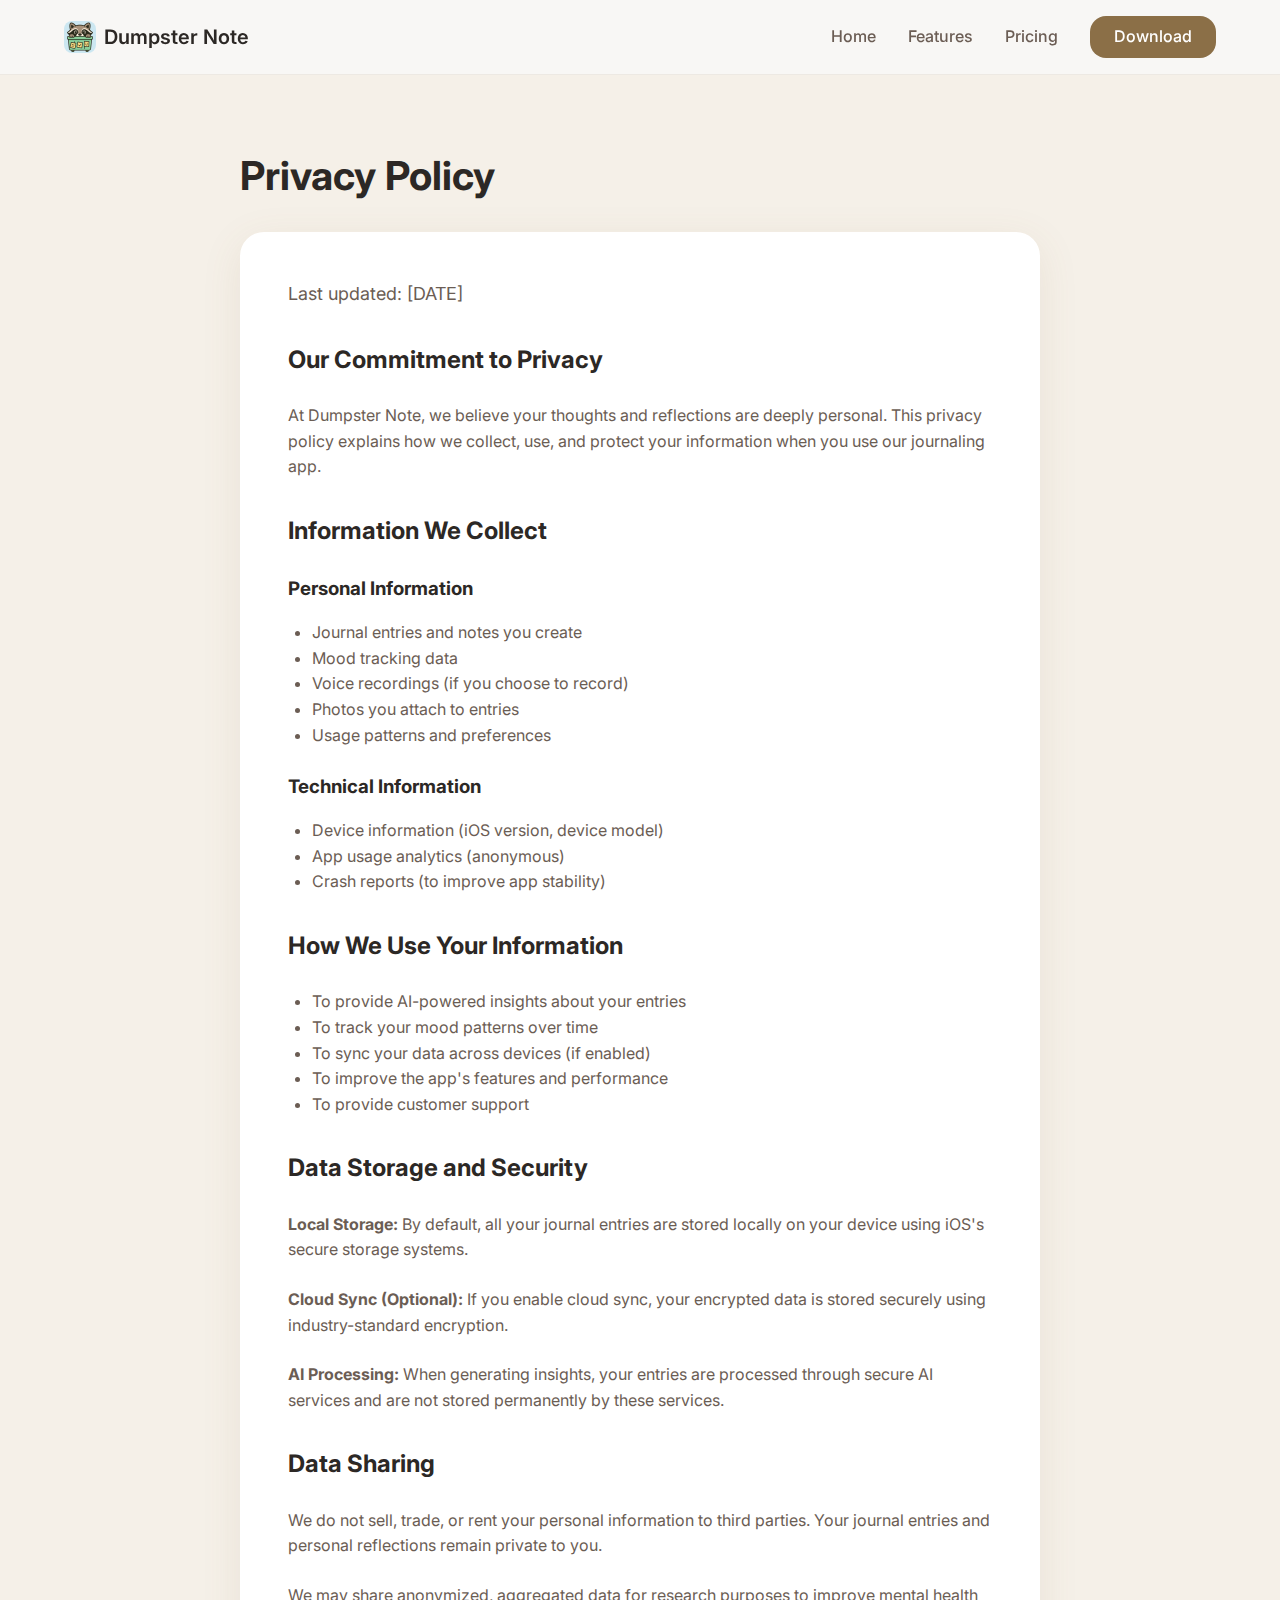
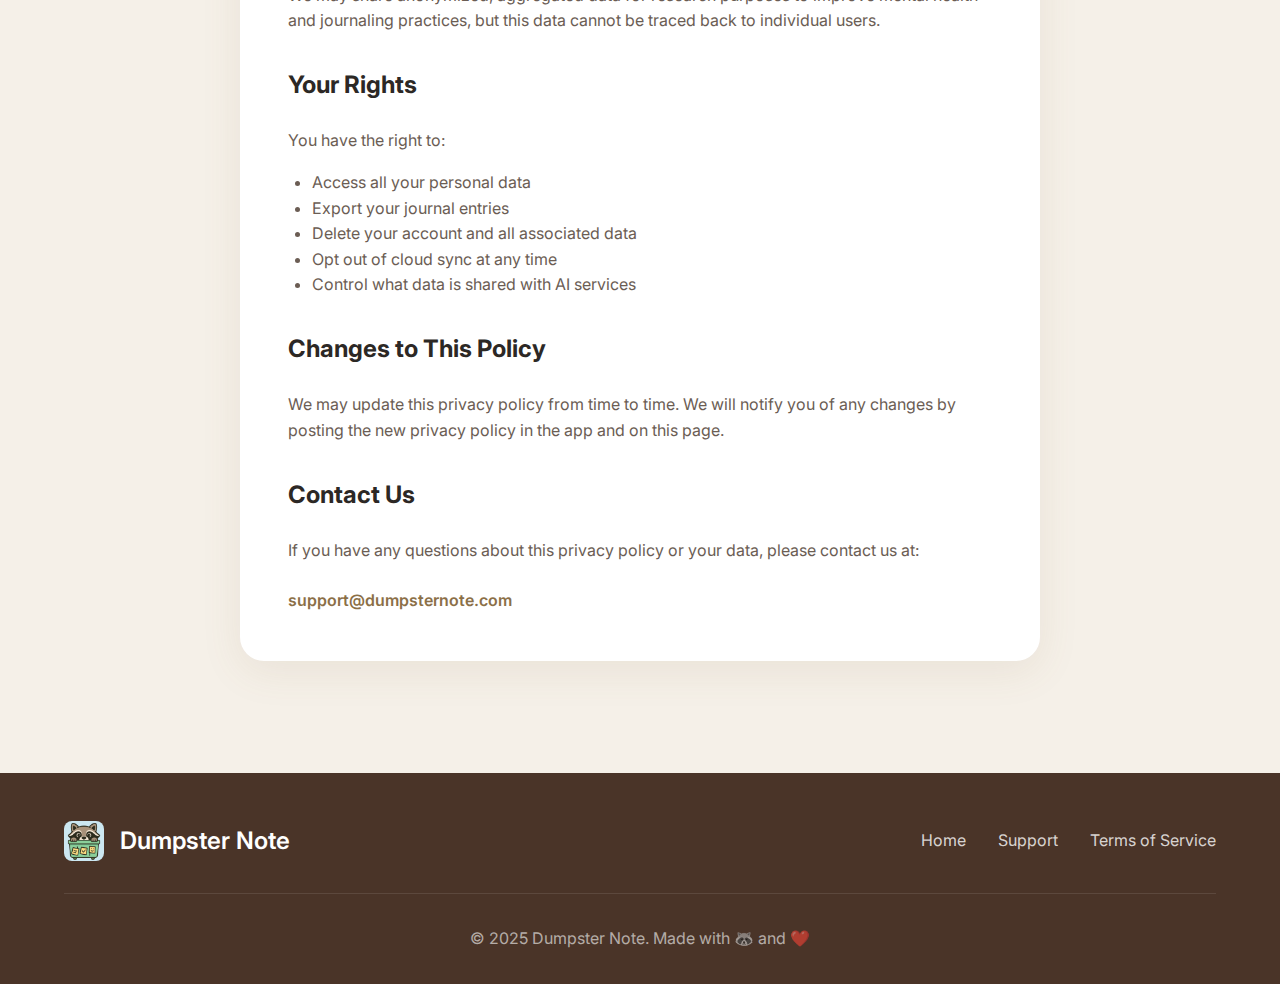
<file: privacy.html>
<!DOCTYPE html>
<html lang="en">
<head>
    <meta charset="UTF-8">
    <meta name="viewport" content="width=device-width, initial-scale=1.0">
    <title>Privacy Policy - Dumpster Note</title>
    <link rel="icon" type="image/png" href="assets/icons/app-icon.png">
    <link href="https://fonts.googleapis.com/css2?family=Inter:wght@400;500;600;700&display=swap" rel="stylesheet">
    <link rel="stylesheet" href="css/styles.css">
</head>
<body>
    <!-- Navigation -->
    <nav class="navbar">
        <div class="nav-container">
            <div class="nav-brand">
                <img src="assets/icons/app-icon.png" alt="Dumpster Note" class="nav-logo">
                <span class="nav-title">Dumpster Note</span>
            </div>
            <div class="nav-links">
                <a href="index.html" class="nav-link">Home</a>
                <a href="index.html#features" class="nav-link">Features</a>
                <a href="index.html#pricing" class="nav-link">Pricing</a>
                <a href="index.html#download" class="nav-link cta-button">Download</a>
            </div>
        </div>
    </nav>

    <main style="margin-top: 80px; padding: var(--space-xxl) 0;">
        <div class="container">
            <div style="max-width: 800px; margin: 0 auto;">
                <h1 class="section-title">Privacy Policy</h1>
                
                <div style="background: white; padding: var(--space-xl); border-radius: var(--border-radius-lg); box-shadow: 0 10px 40px var(--shadow-light); margin-bottom: var(--space-xl);">
                    <p style="color: var(--secondary-text); margin-bottom: var(--space-lg); font-size: 1.125rem;">
                        Last updated: [DATE]
                    </p>

                    <h2 style="color: var(--primary-text); margin: var(--space-lg) 0 var(--space-md);">Our Commitment to Privacy</h2>
                    <p style="color: var(--secondary-text); line-height: 1.6; margin-bottom: var(--space-md);">
                        At Dumpster Note, we believe your thoughts and reflections are deeply personal. This privacy policy explains how we collect, use, and protect your information when you use our journaling app.
                    </p>

                    <h2 style="color: var(--primary-text); margin: var(--space-lg) 0 var(--space-md);">Information We Collect</h2>
                    <h3 style="color: var(--primary-text); margin: var(--space-md) 0 var(--space-sm);">Personal Information</h3>
                    <ul style="color: var(--secondary-text); line-height: 1.6; margin-bottom: var(--space-md); padding-left: var(--space-md);">
                        <li>Journal entries and notes you create</li>
                        <li>Mood tracking data</li>
                        <li>Voice recordings (if you choose to record)</li>
                        <li>Photos you attach to entries</li>
                        <li>Usage patterns and preferences</li>
                    </ul>

                    <h3 style="color: var(--primary-text); margin: var(--space-md) 0 var(--space-sm);">Technical Information</h3>
                    <ul style="color: var(--secondary-text); line-height: 1.6; margin-bottom: var(--space-md); padding-left: var(--space-md);">
                        <li>Device information (iOS version, device model)</li>
                        <li>App usage analytics (anonymous)</li>
                        <li>Crash reports (to improve app stability)</li>
                    </ul>

                    <h2 style="color: var(--primary-text); margin: var(--space-lg) 0 var(--space-md);">How We Use Your Information</h2>
                    <ul style="color: var(--secondary-text); line-height: 1.6; margin-bottom: var(--space-md); padding-left: var(--space-md);">
                        <li>To provide AI-powered insights about your entries</li>
                        <li>To track your mood patterns over time</li>
                        <li>To sync your data across devices (if enabled)</li>
                        <li>To improve the app's features and performance</li>
                        <li>To provide customer support</li>
                    </ul>

                    <h2 style="color: var(--primary-text); margin: var(--space-lg) 0 var(--space-md);">Data Storage and Security</h2>
                    <p style="color: var(--secondary-text); line-height: 1.6; margin-bottom: var(--space-md);">
                        <strong>Local Storage:</strong> By default, all your journal entries are stored locally on your device using iOS's secure storage systems.
                    </p>
                    <p style="color: var(--secondary-text); line-height: 1.6; margin-bottom: var(--space-md);">
                        <strong>Cloud Sync (Optional):</strong> If you enable cloud sync, your encrypted data is stored securely using industry-standard encryption.
                    </p>
                    <p style="color: var(--secondary-text); line-height: 1.6; margin-bottom: var(--space-md);">
                        <strong>AI Processing:</strong> When generating insights, your entries are processed through secure AI services and are not stored permanently by these services.
                    </p>

                    <h2 style="color: var(--primary-text); margin: var(--space-lg) 0 var(--space-md);">Data Sharing</h2>
                    <p style="color: var(--secondary-text); line-height: 1.6; margin-bottom: var(--space-md);">
                        We do not sell, trade, or rent your personal information to third parties. Your journal entries and personal reflections remain private to you.
                    </p>
                    <p style="color: var(--secondary-text); line-height: 1.6; margin-bottom: var(--space-md);">
                        We may share anonymized, aggregated data for research purposes to improve mental health and journaling practices, but this data cannot be traced back to individual users.
                    </p>

                    <h2 style="color: var(--primary-text); margin: var(--space-lg) 0 var(--space-md);">Your Rights</h2>
                    <p style="color: var(--secondary-text); line-height: 1.6; margin-bottom: var(--space-sm);">You have the right to:</p>
                    <ul style="color: var(--secondary-text); line-height: 1.6; margin-bottom: var(--space-md); padding-left: var(--space-md);">
                        <li>Access all your personal data</li>
                        <li>Export your journal entries</li>
                        <li>Delete your account and all associated data</li>
                        <li>Opt out of cloud sync at any time</li>
                        <li>Control what data is shared with AI services</li>
                    </ul>

                    <h2 style="color: var(--primary-text); margin: var(--space-lg) 0 var(--space-md);">Changes to This Policy</h2>
                    <p style="color: var(--secondary-text); line-height: 1.6; margin-bottom: var(--space-md);">
                        We may update this privacy policy from time to time. We will notify you of any changes by posting the new privacy policy in the app and on this page.
                    </p>

                    <h2 style="color: var(--primary-text); margin: var(--space-lg) 0 var(--space-md);">Contact Us</h2>
                    <p style="color: var(--secondary-text); line-height: 1.6; margin-bottom: var(--space-md);">
                        If you have any questions about this privacy policy or your data, please contact us at:
                    </p>
                    <p style="color: var(--primary-button); font-weight: 600;">
                        support@dumpsternote.com
                    </p>
                </div>
            </div>
        </div>
    </main>

    <!-- Footer -->
    <footer class="footer">
        <div class="container">
            <div class="footer-content">
                <div class="footer-brand">
                    <img src="assets/icons/app-icon.png" alt="Dumpster Note" class="footer-logo">
                    <span class="footer-title">Dumpster Note</span>
                </div>
                <div class="footer-links">
                    <a href="index.html" class="footer-link">Home</a>
                    <a href="mailto:support@dumpsternote.com" class="footer-link">Support</a>
                    <a href="#" class="footer-link">Terms of Service</a>
                </div>
            </div>
            <div class="footer-bottom">
                <p>&copy; 2025 Dumpster Note. Made with 🦝 and ❤️</p>
            </div>
        </div>
    </footer>
</body>
</html>
</file>
<file: css/styles.css>
/* ==========================================
   CSS VARIABLES & RESET
   ========================================== */
:root {
    /* Coffee Shop Theme Colors */
    
    /* Primary Colors */
    --coffee-brown: #8B6F47; /* Primary buttons and highlights */
    --chocolate: #4A3428; /* Headers and emphasis */
    --warm-taupe: #A89384; /* Secondary actions and borders */
    
    /* Background Colors */
    --warm-background: #F5F0E8; /* Main background (cream) */
    --card-background: #FDFBF7; /* Card surfaces */
    --light-background: #FDFBF7; /* Light surfaces */
    
    /* Text Colors */
    --primary-text: #2C2825; /* Main text (soft black with warmth) */
    --secondary-text: #6B5D54; /* Muted brown-gray */
    --tertiary-text: #A89384; /* Warm taupe */
    
    /* Accent Colors */
    --warm-coral: #DC8679; /* Accent with coffee undertones */
    --warm-honey: #D4A574; /* Golden honey tone */
    --sage-tea: #8B9B7A; /* Muted sage green */
    --beige-tone: #D4C4B0; /* Hover states */
    
    /* UI System Colors */
    --success: #33B15D; /* Warmer green */
    --warning: #F2A833; /* Warmer orange */
    --error: #DC4C46; /* Warmer red */
    
    /* Legacy aliases for backwards compatibility */
    --warm-cream: #F5F0E8;
    --brand-purple: #D4A574; /* Now honey */
    --muted-pink: #DC8679; /* Now coral */
    --primary-button: #8B6F47; /* Now coffee brown */
    --shadow-light: rgba(139, 111, 71, 0.1);
    --shadow-medium: rgba(139, 111, 71, 0.15);
    --shadow-dark: rgba(139, 111, 71, 0.25);
    
    /* Typography */
    --font-primary: 'Inter', -apple-system, BlinkMacSystemFont, 'Segoe UI', sans-serif;
    --font-handwritten: 'Caveat', cursive;
    
    /* Spacing */
    --space-xs: 0.5rem;
    --space-sm: 1rem;
    --space-md: 1.5rem;
    --space-lg: 2rem;
    --space-xl: 3rem;
    --space-xxl: 4rem;
    
    /* Borders */
    --border-radius: 16px;
    --border-radius-sm: 8px;
    --border-radius-lg: 24px;
}

* {
    margin: 0;
    padding: 0;
    box-sizing: border-box;
}

html {
    scroll-behavior: smooth;
}

body {
    font-family: var(--font-primary);
    line-height: 1.6;
    color: var(--primary-text);
    background: var(--warm-background);
    overflow-x: hidden;
}

.container {
    max-width: 1200px;
    margin: 0 auto;
    padding: 0 var(--space-md);
}

/* ==========================================
   NAVIGATION
   ========================================== */
.navbar {
    position: fixed;
    top: 0;
    width: 100%;
    background: rgba(248, 247, 245, 0.95);
    backdrop-filter: blur(20px);
    z-index: 1000;
    border-bottom: 1px solid var(--shadow-light);
}

.nav-container {
    max-width: 1200px;
    margin: 0 auto;
    padding: var(--space-sm) var(--space-md);
    display: flex;
    justify-content: space-between;
    align-items: center;
}

.nav-brand {
    display: flex;
    align-items: center;
    gap: var(--space-xs);
}

.nav-logo {
    width: 32px;
    height: 32px;
    border-radius: var(--border-radius-sm);
}

.nav-title {
    font-size: 1.25rem;
    font-weight: 600;
    color: var(--primary-text);
}

.nav-links {
    display: flex;
    align-items: center;
    gap: var(--space-lg);
}

.nav-link {
    text-decoration: none;
    color: var(--secondary-text);
    font-weight: 500;
    transition: color 0.2s ease;
}

.nav-link:hover {
    color: var(--primary-text);
}

.nav-link.cta-button {
    background: var(--primary-button);
    color: white;
    padding: var(--space-xs) var(--space-md);
    border-radius: var(--border-radius);
    transition: transform 0.2s ease, box-shadow 0.2s ease;
}

.nav-link.cta-button:hover {
    transform: translateY(-2px);
    box-shadow: 0 8px 25px rgba(139, 111, 71, 0.3);
}

.hamburger {
    display: none;
    flex-direction: column;
    cursor: pointer;
}

.hamburger span {
    width: 25px;
    height: 3px;
    background: var(--primary-text);
    margin: 3px 0;
    transition: 0.3s;
    border-radius: 2px;
}

/* ==========================================
   HERO SECTION
   ========================================== */
.hero {
    padding: 120px 0 var(--space-xxl);
    background: linear-gradient(135deg, var(--warm-background) 0%, var(--warm-cream) 50%, var(--light-background) 100%);
    position: relative;
    overflow: hidden;
}

.hero::before {
    content: '';
    position: absolute;
    top: 0;
    left: 0;
    right: 0;
    bottom: 0;
    background: radial-gradient(circle at 30% 20%, var(--warm-honey), transparent 50%),
                radial-gradient(circle at 70% 80%, var(--warm-coral), transparent 50%);
    opacity: 0.1;
    pointer-events: none;
}

.hero-content {
    display: grid;
    grid-template-columns: 1fr 1fr;
    gap: var(--space-xxl);
    align-items: center;
    position: relative;
    z-index: 2;
}

.hero-title {
    font-size: 3.5rem;
    font-weight: 700;
    line-height: 1.2;
    margin-bottom: var(--space-md);
    background: linear-gradient(135deg, var(--primary-text) 0%, var(--coffee-brown) 100%);
    background-clip: text;
    -webkit-background-clip: text;
    -webkit-text-fill-color: transparent;
}

.hero-subtitle {
    font-size: 1.25rem;
    color: var(--secondary-text);
    margin-bottom: var(--space-xl);
    line-height: 1.6;
}

.hero-buttons {
    display: flex;
    gap: var(--space-md);
    align-items: center;
    flex-wrap: wrap;
}

.btn-primary, .btn-secondary, .btn-outline {
    display: inline-flex;
    align-items: center;
    justify-content: center;
    padding: var(--space-md) var(--space-lg);
    border-radius: var(--border-radius);
    font-weight: 600;
    text-decoration: none;
    transition: all 0.3s ease;
    cursor: pointer;
    border: none;
    font-size: 1rem;
}

.btn-primary {
    background: var(--coffee-brown);
    color: white;
    box-shadow: 0 4px 20px rgba(139, 111, 71, 0.3);
}

.btn-primary:hover {
    transform: translateY(-2px);
    box-shadow: 0 8px 30px rgba(139, 111, 71, 0.4);
}

.btn-secondary {
    background: rgba(255, 255, 255, 0.8);
    color: var(--primary-text);
    border: 2px solid var(--warm-taupe);
    backdrop-filter: blur(10px);
}

.btn-secondary:hover {
    background: white;
    transform: translateY(-2px);
    box-shadow: 0 8px 25px var(--shadow-medium);
}

.btn-outline {
    background: transparent;
    color: var(--primary-text);
    border: 2px solid var(--warm-taupe);
}

.btn-outline:hover {
    background: var(--beige-tone);
    transform: translateY(-2px);
}

.app-store-badge {
    height: 60px;
    width: auto;
}

/* App Store button styling - remove blue background and styling */
.btn-primary:has(.app-store-badge),
.app-store-button {
    background: transparent !important;
    border: none !important;
    padding: 0 !important;
    box-shadow: none !important;
    border-radius: 0 !important;
}

.btn-primary:has(.app-store-badge):hover,
.app-store-button:hover {
    background: transparent !important;
    transform: translateY(-2px) !important;
    box-shadow: 0 8px 25px rgba(0, 0, 0, 0.15) !important;
}

.hero-image {
    position: relative;
    display: flex;
    justify-content: center;
    align-items: center;
}

.phone-mockup {
    position: relative;
    background: #000;
    border-radius: 50px;
    padding: 8px;
    box-shadow: 0 20px 60px var(--shadow-dark);
    transform: rotate(-5deg);
    animation: float 6s ease-in-out infinite;
}

.hero-screenshot {
    width: 300px;
    height: auto;
    border-radius: 42px;
    display: block;
    max-width: 100%;
}

.welcome-raccoon {
    text-align: center;
    margin-bottom: var(--space-lg);
    animation: gentle-bounce 3s ease-in-out infinite;
}

.raccoon-welcome {
    width: 100px;
    height: auto;
    filter: drop-shadow(0 8px 15px var(--shadow-medium));
}

@keyframes float {
    0%, 100% { transform: rotate(-5deg) translateY(0px); }
    50% { transform: rotate(-5deg) translateY(-20px); }
}

@keyframes bounce {
    0%, 100% { transform: translateY(0px) rotate(5deg); }
    50% { transform: translateY(-15px) rotate(5deg); }
}

@keyframes gentle-bounce {
    0%, 100% { transform: translateY(0px); }
    50% { transform: translateY(-8px); }
}

/* ==========================================
   FEATURES SECTION
   ========================================== */
.features {
    padding: var(--space-xxl) 0;
    background: var(--light-background);
}

.section-header {
    text-align: center;
    margin-bottom: var(--space-xxl);
}

.section-title {
    font-size: 2.5rem;
    font-weight: 700;
    margin-bottom: var(--space-md);
    color: var(--primary-text);
}

.section-subtitle {
    font-size: 1.25rem;
    color: var(--secondary-text);
    max-width: 600px;
    margin: 0 auto;
}

.features-grid {
    display: grid;
    grid-template-columns: repeat(auto-fit, minmax(350px, 1fr));
    gap: var(--space-xl);
}

.feature-card {
    background: white;
    padding: var(--space-xl);
    border-radius: var(--border-radius-lg);
    box-shadow: 0 10px 40px var(--shadow-light);
    transition: transform 0.3s ease, box-shadow 0.3s ease;
    border: 1px solid rgba(255, 255, 255, 0.2);
}

.feature-card:hover {
    transform: translateY(-8px);
    box-shadow: 0 20px 60px var(--shadow-medium);
}

.feature-icon {
    margin-bottom: var(--space-md);
}

.icon-circle {
    width: 60px;
    height: 60px;
    border-radius: 50%;
    background: linear-gradient(135deg, var(--warm-cream), var(--warm-coral));
    display: flex;
    align-items: center;
    justify-content: center;
    font-size: 1.5rem;
    margin-bottom: var(--space-md);
}

.feature-title {
    font-size: 1.5rem;
    font-weight: 600;
    margin-bottom: var(--space-sm);
    color: var(--primary-text);
}

.feature-description {
    color: var(--secondary-text);
    line-height: 1.6;
}

/* ==========================================
   HOW IT WORKS SECTION
   ========================================== */
.how-it-works {
    padding: var(--space-xxl) 0;
    background: var(--warm-background);
}

.steps-container {
    display: flex;
    flex-direction: column;
    gap: var(--space-xxl);
}

.step {
    display: grid;
    grid-template-columns: 1fr 1fr;
    gap: var(--space-xxl);
    align-items: center;
}

.step.reverse {
    direction: rtl;
}

.step.reverse > * {
    direction: ltr;
}

.step-image img {
    width: 320px;
    height: auto;
    border-radius: var(--border-radius-lg);
    box-shadow: 0 20px 60px var(--shadow-medium);
    transform: rotate(-2deg);
    max-width: 100%;
}

.step.reverse .step-image img {
    transform: rotate(2deg);
}

.step-number {
    width: 50px;
    height: 50px;
    background: var(--coffee-brown);
    color: white;
    border-radius: 50%;
    display: flex;
    align-items: center;
    justify-content: center;
    font-size: 1.5rem;
    font-weight: 700;
    margin-bottom: var(--space-md);
}

.step-title {
    font-size: 2rem;
    font-weight: 600;
    margin-bottom: var(--space-md);
    color: var(--primary-text);
}

.step-description {
    font-size: 1.125rem;
    color: var(--secondary-text);
    line-height: 1.6;
}

/* ==========================================
   SCREENSHOTS GALLERY
   ========================================== */
.gallery {
    padding: var(--space-xxl) 0;
    background: var(--light-background);
}

.screenshots-container {
    display: flex;
    gap: var(--space-lg);
    overflow-x: auto;
    padding: var(--space-md) 0;
    scroll-snap-type: x mandatory;
}

.screenshot-item {
    flex: 0 0 auto;
    scroll-snap-align: center;
}

.screenshot-item img {
    width: 260px;
    height: auto;
    border-radius: var(--border-radius-lg);
    box-shadow: 0 15px 45px var(--shadow-medium);
    transition: transform 0.3s ease;
    max-width: 100%;
}

.screenshot-item img:hover {
    transform: scale(1.05);
}

/* ==========================================
   BENEFITS SECTION
   ========================================== */
.benefits {
    padding: var(--space-xxl) 0;
    background: var(--warm-background);
}

.benefits-content {
    display: grid;
    grid-template-columns: 1fr 1fr;
    gap: var(--space-xxl);
    align-items: center;
}

.benefits-list {
    display: flex;
    flex-direction: column;
    gap: var(--space-lg);
    margin-top: var(--space-lg);
}

.benefit-item {
    display: flex;
    gap: var(--space-md);
    align-items: flex-start;
}

.benefit-icon {
    font-size: 2rem;
    flex-shrink: 0;
    width: 60px;
    height: 60px;
    display: flex;
    align-items: center;
    justify-content: center;
    background: white;
    border-radius: var(--border-radius);
    box-shadow: 0 5px 20px var(--shadow-light);
}

.benefit-text h3 {
    font-size: 1.25rem;
    font-weight: 600;
    margin-bottom: var(--space-xs);
    color: var(--primary-text);
}

.benefit-text p {
    color: var(--secondary-text);
    line-height: 1.5;
}

.raccoon-large {
    width: 300px;
    height: auto;
    animation: gentle-sway 8s ease-in-out infinite;
}

@keyframes gentle-sway {
    0%, 100% { transform: rotate(0deg); }
    50% { transform: rotate(3deg); }
}

/* ==========================================
   PRICING SECTION
   ========================================== */
.pricing {
    padding: var(--space-xxl) 0;
    background: var(--light-background);
}

.pricing-cards {
    display: grid;
    grid-template-columns: repeat(auto-fit, minmax(300px, 1fr));
    gap: var(--space-xl);
    max-width: 1000px;
    margin: 0 auto;
}

.pricing-card {
    background: white;
    border-radius: var(--border-radius-lg);
    padding: var(--space-xl);
    box-shadow: 0 10px 40px var(--shadow-light);
    transition: transform 0.3s ease, box-shadow 0.3s ease;
    position: relative;
    border: 1px solid var(--warm-taupe);
}

.pricing-card:hover {
    transform: translateY(-8px);
    box-shadow: 0 20px 60px var(--shadow-medium);
}

.pricing-card.featured {
    border: 2px solid var(--coffee-brown);
    transform: scale(1.05);
}

.pricing-badge {
    position: absolute;
    top: -12px;
    left: 50%;
    transform: translateX(-50%);
    background: var(--coffee-brown);
    color: white;
    padding: var(--space-xs) var(--space-md);
    border-radius: var(--border-radius);
    font-size: 0.875rem;
    font-weight: 600;
}

.pricing-title {
    font-size: 1.5rem;
    font-weight: 600;
    margin-bottom: var(--space-sm);
    color: var(--primary-text);
}

.pricing-price {
    font-size: 3rem;
    font-weight: 700;
    color: var(--coffee-brown);
    line-height: 1;
}

.pricing-period {
    color: var(--secondary-text);
    margin-bottom: var(--space-md);
}

.pricing-savings {
    background: var(--success);
    color: white;
    padding: var(--space-xs) var(--space-sm);
    border-radius: var(--border-radius-sm);
    font-size: 0.875rem;
    font-weight: 600;
    display: inline-block;
    margin-top: var(--space-xs);
}

.pricing-features {
    margin: var(--space-lg) 0;
}

.feature-item {
    padding: var(--space-xs) 0;
    color: var(--secondary-text);
    display: flex;
    align-items: center;
}

.feature-item::before {
    content: '';
    width: 16px;
    height: 16px;
    background: var(--success);
    border-radius: 50%;
    margin-right: var(--space-sm);
    flex-shrink: 0;
}

/* ==========================================
   DOWNLOAD SECTION
   ========================================== */
.download {
    padding: var(--space-xxl) 0;
    background: var(--warm-background);
}

.download-content {
    display: grid;
    grid-template-columns: 1fr 1fr;
    gap: var(--space-xxl);
    align-items: center;
}

.download-buttons {
    margin: var(--space-lg) 0;
}

.app-store-button .app-store-badge {
    height: 80px;
    width: auto;
}

/* Ensure App Store button has no default styling */
.app-store-button {
    display: inline-block;
    text-decoration: none;
    transition: transform 0.3s ease, box-shadow 0.3s ease;
}

.download-note {
    color: var(--tertiary-text);
    font-size: 0.875rem;
    margin-top: var(--space-md);
}

.raccoon-writing {
    width: 280px;
    height: auto;
    animation: writing-animation 5s ease-in-out infinite;
}

@keyframes writing-animation {
    0%, 100% { transform: translateX(0px) rotate(-2deg); }
    50% { transform: translateX(10px) rotate(-2deg); }
}

/* ==========================================
   FOOTER
   ========================================== */
.footer {
    background: var(--chocolate);
    color: white;
    padding: var(--space-xl) 0 var(--space-lg);
}

.footer-content {
    display: flex;
    justify-content: space-between;
    align-items: center;
    margin-bottom: var(--space-lg);
}

.footer-brand {
    display: flex;
    align-items: center;
    gap: var(--space-sm);
}

.footer-logo {
    width: 40px;
    height: 40px;
    border-radius: var(--border-radius-sm);
}

.footer-title {
    font-size: 1.5rem;
    font-weight: 600;
}

.footer-links {
    display: flex;
    gap: var(--space-lg);
}

.footer-link {
    color: rgba(255, 255, 255, 0.8);
    text-decoration: none;
    transition: color 0.2s ease;
}

.footer-link:hover {
    color: white;
}

.footer-bottom {
    text-align: center;
    padding-top: var(--space-lg);
    border-top: 1px solid rgba(255, 255, 255, 0.1);
    color: rgba(255, 255, 255, 0.6);
}

/* ==========================================
   MOBILE MENU STYLES
   ========================================== */
.nav-links.mobile-active {
    display: flex !important;
    position: fixed;
    top: 80px;
    left: 0;
    width: 100%;
    background: rgba(248, 247, 245, 0.98);
    backdrop-filter: blur(20px);
    flex-direction: column;
    padding: var(--space-lg);
    box-shadow: 0 5px 20px var(--shadow-medium);
    animation: slideDown 0.3s ease;
}

.hamburger.active span:nth-child(1) {
    transform: rotate(-45deg) translate(-5px, 6px);
}

.hamburger.active span:nth-child(2) {
    opacity: 0;
}

.hamburger.active span:nth-child(3) {
    transform: rotate(45deg) translate(-5px, -6px);
}

@keyframes slideDown {
    from {
        opacity: 0;
        transform: translateY(-20px);
    }
    to {
        opacity: 1;
        transform: translateY(0);
    }
}

/* ==========================================
   RESPONSIVE DESIGN
   ========================================== */
@media (max-width: 768px) {
    .nav-links {
        display: none;
    }
    
    .hamburger {
        display: flex;
    }
    
    .hero-content {
        grid-template-columns: 1fr;
        text-align: center;
        gap: var(--space-lg);
    }
    
    .hero-title {
        font-size: 2.5rem;
    }
    
    .hero-subtitle {
        font-size: 1.125rem;
    }
    
    .phone-mockup {
        transform: rotate(0deg);
    }
    
    .hero-screenshot {
        width: 280px;
    }
    
    .raccoon-welcome {
        width: 80px;
    }

    .welcome-raccoon {
        margin-bottom: var(--space-md);
    }
    
    .features-grid {
        grid-template-columns: 1fr;
        gap: var(--space-lg);
    }
    
    .step {
        grid-template-columns: 1fr;
        text-align: center;
    }
    
    .step.reverse {
        direction: ltr;
    }
    
    .step-image img {
        width: 280px;
        transform: rotate(0deg);
    }
    
    .benefits-content {
        grid-template-columns: 1fr;
        text-align: center;
    }
    
    .download-content {
        grid-template-columns: 1fr;
        text-align: center;
    }
    
    .footer-content {
        flex-direction: column;
        gap: var(--space-lg);
        text-align: center;
    }
    
    .footer-links {
        flex-wrap: wrap;
        justify-content: center;
    }
    
    .container {
        padding: 0 var(--space-sm);
    }
}

@media (max-width: 480px) {
    .hero {
        padding: 100px 0 var(--space-lg);
    }
    
    .hero-title {
        font-size: 2rem;
    }
    
    .hero-buttons {
        flex-direction: column;
        align-items: center;
    }
    
    .section-title {
        font-size: 2rem;
    }
    
    .pricing-cards {
        grid-template-columns: 1fr;
    }
    
    .pricing-card.featured {
        transform: none;
    }
}

/* ==========================================
   ANIMATIONS & TRANSITIONS
   ========================================== */
.slideTransition {
    opacity: 0;
    transform: translateX(-30px);
    animation: slideIn 0.8s ease forwards;
}

.scaleTransition {
    opacity: 0;
    transform: scale(0.9);
    animation: scaleIn 0.8s ease forwards;
}

@keyframes slideIn {
    to {
        opacity: 1;
        transform: translateX(0);
    }
}

@keyframes scaleIn {
    to {
        opacity: 1;
        transform: scale(1);
    }
}

/* Scroll animations will be handled by JavaScript */
.animate-on-scroll {
    opacity: 0;
    transform: translateY(30px);
    transition: all 0.8s ease;
}

.animate-on-scroll.animated {
    opacity: 1;
    transform: translateY(0);
}

/* ==========================================
   UTILITY CLASSES
   ========================================== */
.text-center {
    text-align: center;
}

.mb-0 { margin-bottom: 0; }
.mb-1 { margin-bottom: var(--space-xs); }
.mb-2 { margin-bottom: var(--space-sm); }
.mb-3 { margin-bottom: var(--space-md); }
.mb-4 { margin-bottom: var(--space-lg); }
.mb-5 { margin-bottom: var(--space-xl); }

.mt-0 { margin-top: 0; }
.mt-1 { margin-top: var(--space-xs); }
.mt-2 { margin-top: var(--space-sm); }
.mt-3 { margin-top: var(--space-md); }
.mt-4 { margin-top: var(--space-lg); }
.mt-5 { margin-top: var(--space-xl); }
</file>
